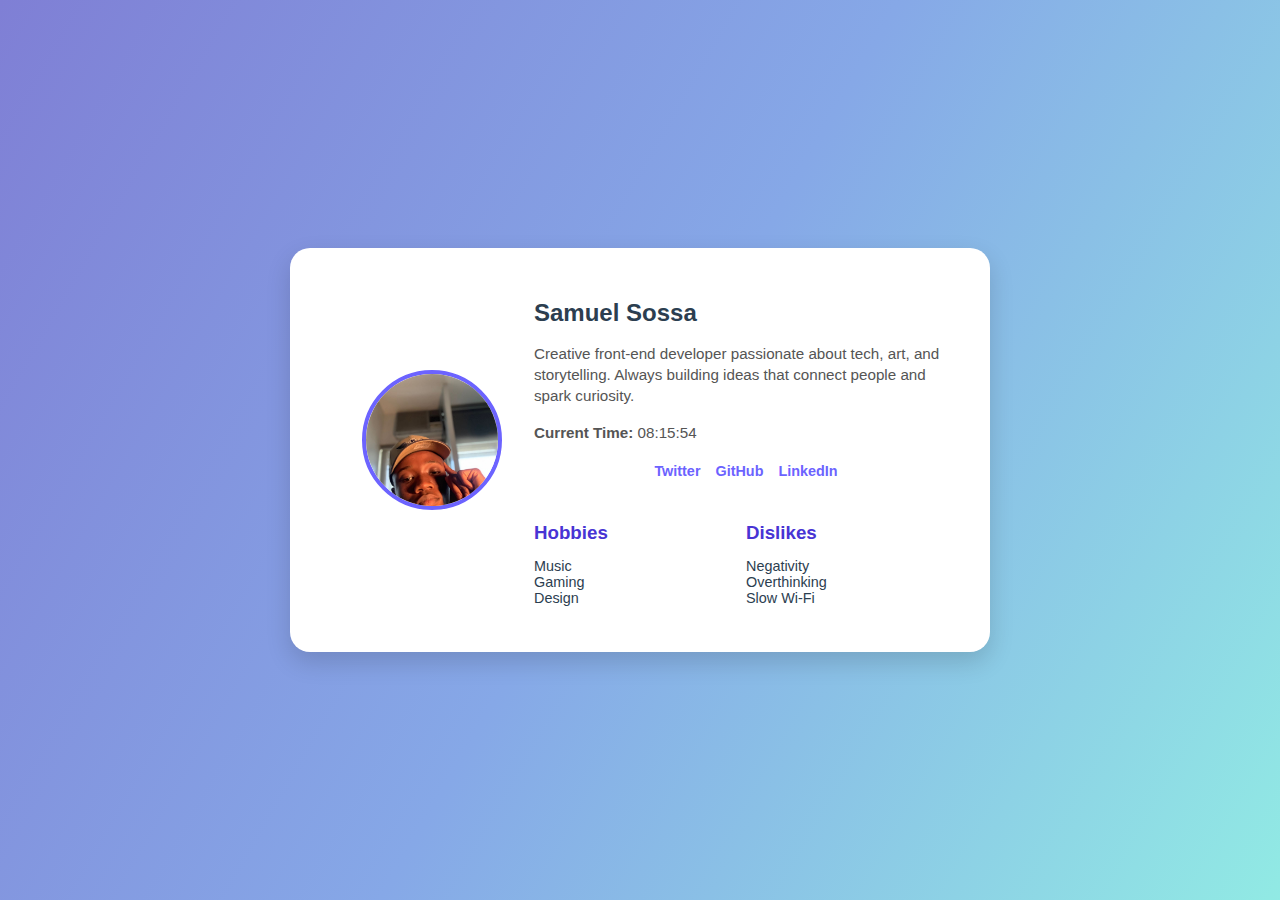
<file: index.html>
<!DOCTYPE html>
<html lang="en">
<head>
  <meta charset="UTF-8">
  <meta name="viewport" content="width=device-width, initial-scale=1.0">
  <title>Profile Card</title>
  <link rel="stylesheet" href="style.css">
</head>
<body>
  <article class="profile-card" data-testid="test-profile-card">
    
    <figure class="avatar">
      <img 
        src="whatspp.png.jpg" 
        alt="Profile picture of Samuel Sossa" 
        data-testid="test-user-avatar">
    </figure>

    <section class="info">
      <header>
        <h2 data-testid="test-user-name">Samuel Sossa</h2>
        <p data-testid="test-user-bio">
          Creative front-end developer passionate about tech, art, and storytelling.
          Always building ideas that connect people and spark curiosity.
        </p>
      </header>

      <section class="time">
        <p>
          <strong>Current Time:</strong>
          <span id="currentTime" data-testid="test-user-time"></span>
        </p>
      </section>

      <nav aria-label="Social Links" data-testid="test-user-social-links">
        <ul>
          <li><a href="https://twitter.com" target="_blank" rel="noopener noreferrer" data-testid="test-user-social-twitter">Twitter</a></li>
          <li><a href="https://github.com" target="_blank" rel="noopener noreferrer" data-testid="test-user-social-github">GitHub</a></li>
          <li><a href="https://linkedin.com" target="_blank" rel="noopener noreferrer" data-testid="test-user-social-linkedin">LinkedIn</a></li>
        </ul>
      </nav>

      <section class="lists">
        <div class="hobbies" data-testid="test-user-hobbies">
          <h3>Hobbies</h3>
          <ul>
            <li>Music</li>
            <li>Gaming</li>
            <li>Design</li>
          </ul>
        </div>

        <div class="dislikes" data-testid="test-user-dislikes">
          <h3>Dislikes</h3>
          <ul>
            <li>Negativity</li>
            <li>Overthinking</li>
            <li>Slow Wi-Fi</li>
          </ul>
        </div>
      </section>
    </section>
  </article>

  <script src="script.js" defer></script>
</body>
</html>
</file>
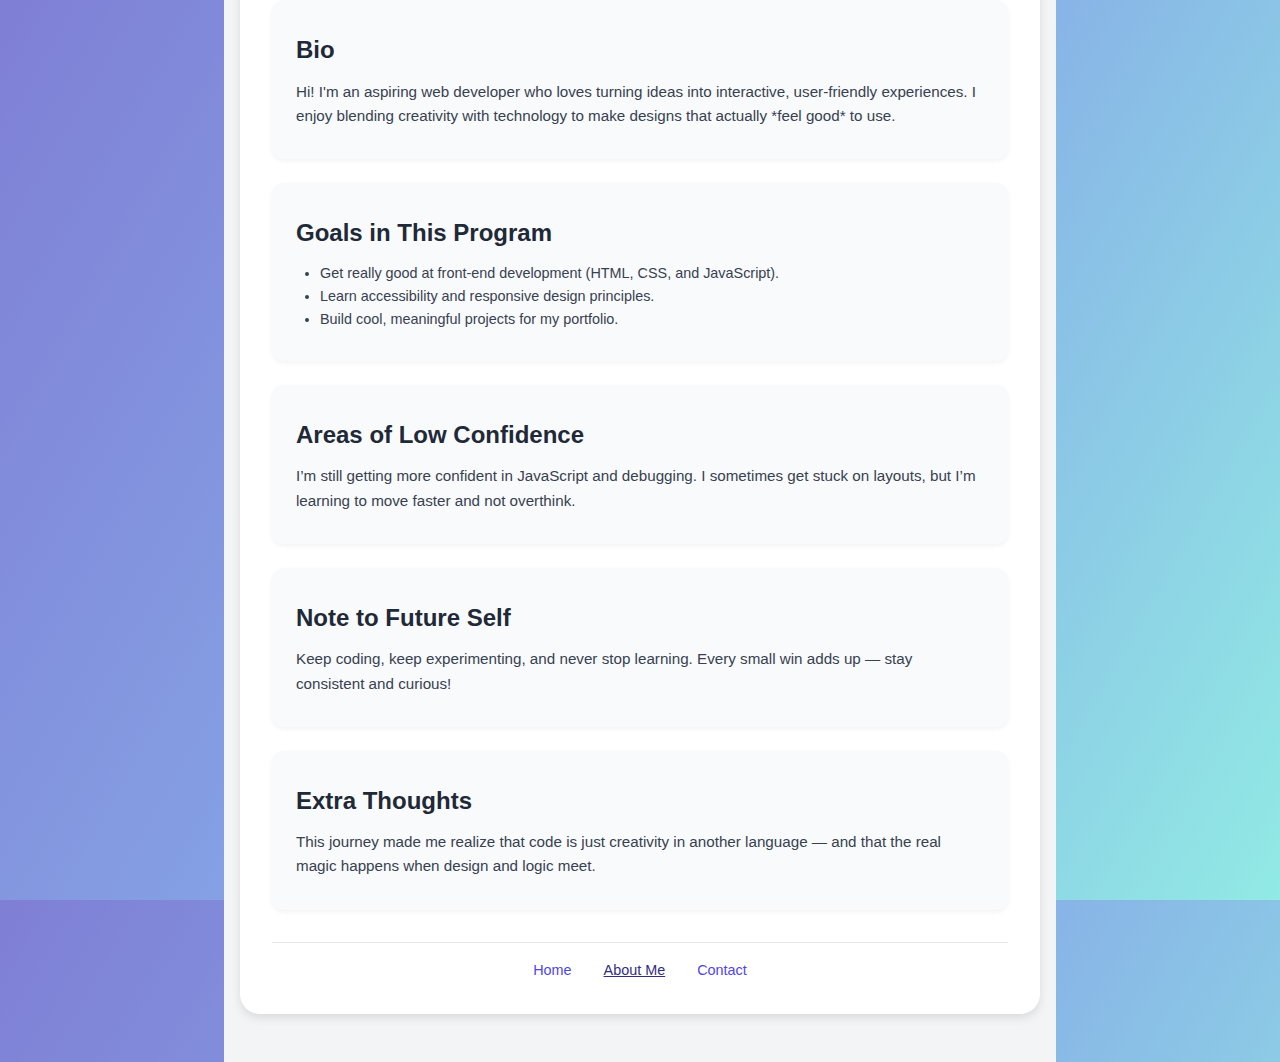
<file: about.html>
<!DOCTYPE html>
<html lang="en">
<head>
  <meta charset="UTF-8" />
  <meta name="viewport" content="width=device-width, initial-scale=1.0" />
  <title>About Me</title>
  <link rel="stylesheet" href="style.css" />
</head>
<body>
  <main data-testid="test-about-page" class="about-page">
    <div class="about-card">
      <h1>About Me</h1>

      <section data-testid="test-about-bio">
        <h2>Bio</h2>
        <p>
          Hi! I'm an aspiring web developer who loves turning ideas into interactive, user-friendly experiences. 
          I enjoy blending creativity with technology to make designs that actually *feel good* to use.
        </p>
      </section>

      <section data-testid="test-about-goals">
        <h2>Goals in This Program</h2>
        <ul>
          <li>Get really good at front-end development (HTML, CSS, and JavaScript).</li>
          <li>Learn accessibility and responsive design principles.</li>
          <li>Build cool, meaningful projects for my portfolio.</li>
        </ul>
      </section>

      <section data-testid="test-about-confidence">
        <h2>Areas of Low Confidence</h2>
        <p>
          I’m still getting more confident in JavaScript and debugging. 
          I sometimes get stuck on layouts, but I’m learning to move faster and not overthink.
        </p>
      </section>

      <section data-testid="test-about-future-note">
        <h2>Note to Future Self</h2>
        <p>
          Keep coding, keep experimenting, and never stop learning. 
          Every small win adds up — stay consistent and curious!
        </p>
      </section>

      <section data-testid="test-about-extra">
        <h2>Extra Thoughts</h2>
        <p>
          This journey made me realize that code is just creativity in another language — 
          and that the real magic happens when design and logic meet.
        </p>
      </section>

      <!-- ✅ Navigation now inside the box -->
      <nav class="inner-nav">
        <ul>
          <li><a href="index.html">Home</a></li>
          <li><a href="about.html" class="active">About Me</a></li>
          <li><a href="contact.html">Contact</a></li>
        </ul>
      </nav>
    </div>
  </main>
</body>
</html>
</file>
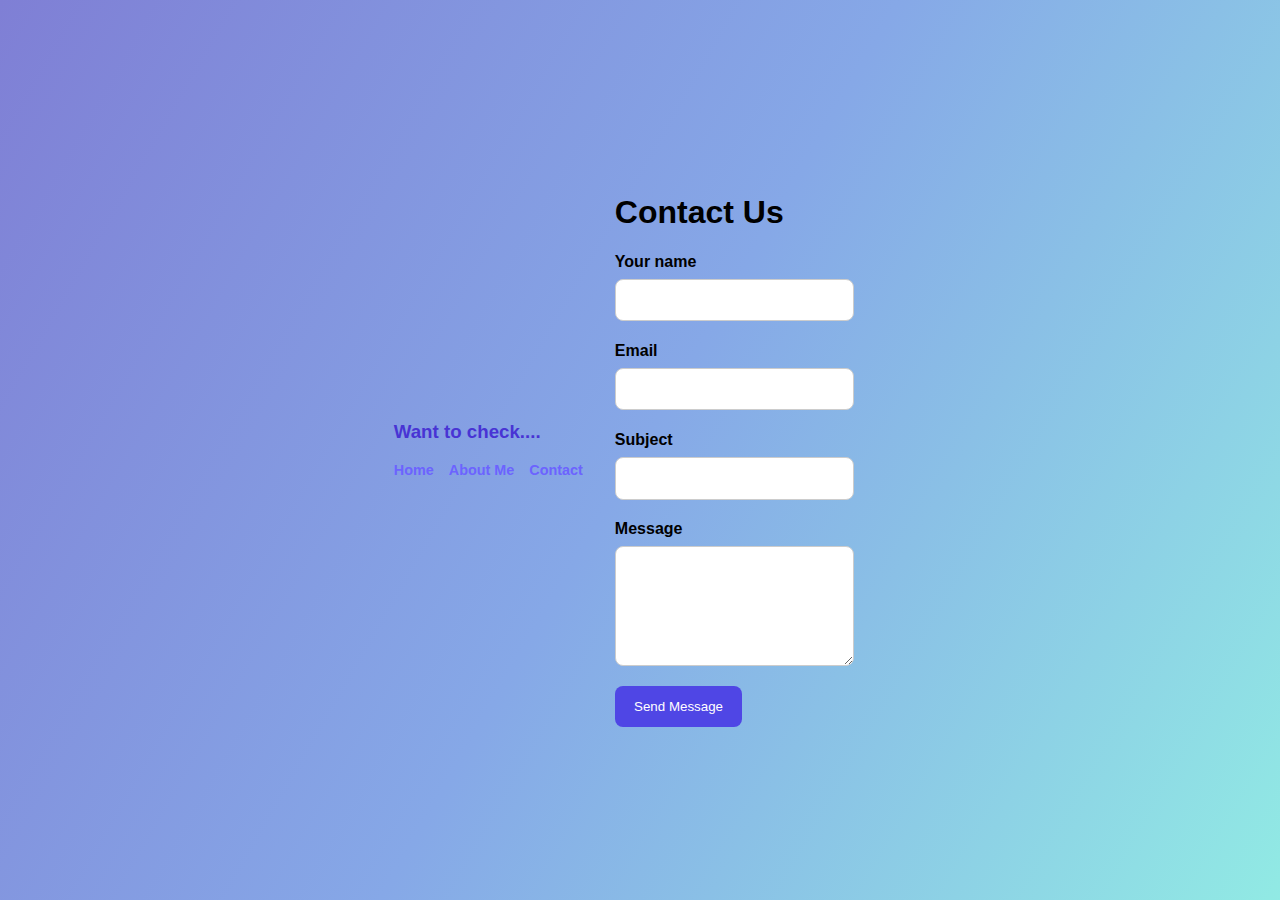
<file: contact.html>
<!DOCTYPE html>
<html lang="en">
<head>
  <meta charset="UTF-8" />
  <meta name="viewport" content="width=device-width, initial-scale=1.0" />
  <title>Contact Us</title>

  <!-- ✅ CSS properly linked -->
  <link rel="stylesheet" href="style.css">
</head>
<body>
  <header>
    <nav>
      <h3>Want to check....</h3>
      <ul class="nav-links">
        <li><a href="index.html">Home</a></li>
        <li><a href="about.html">About Me</a></li>
        <li><a href="contact.html" class="active">Contact</a></li>
      </ul>
    </nav>
  </header>

  <main>
    <section class="contact-section">
      <h1>Contact Us</h1>
      <form id="contactForm" novalidate>
        <div class="form-group">
          <label for="name">Your name</label>
          <input 
            type="text" 
            id="name" 
            name="name" 
            required 
            data-testid="test-contact-name" 
            aria-describedby="test-contact-error-name"
          />
          <small id="test-contact-error-name" class="error"></small>
        </div>

        <div class="form-group">
          <label for="email">Email</label>
          <input 
            type="email" 
            id="email" 
            name="email" 
            required 
            data-testid="test-contact-email" 
            aria-describedby="test-contact-error-email"
          />
          <small id="test-contact-error-email" class="error"></small>
        </div>

        <div class="form-group">
          <label for="subject">Subject</label>
          <input 
            type="text" 
            id="subject" 
            name="subject" 
            required 
            data-testid="test-contact-subject" 
            aria-describedby="test-contact-error-subject"
          />
          <small id="test-contact-error-subject" class="error"></small>
        </div>

        <div class="form-group">
          <label for="message">Message</label>
          <textarea 
            id="message" 
            name="message" 
            rows="5" 
            minlength="10" 
            required 
            data-testid="test-contact-message" 
            aria-describedby="test-contact-error-message"
          ></textarea>
          <small id="test-contact-error-message" class="error"></small>
        </div>

        <button type="submit" data-testid="test-contact-submit">
          Send Message
        </button>

        <p id="successMessage" class="success" data-testid="test-contact-success" hidden>
          ✅ Your message has been successfully sent!
        </p>
      </form>
    </section>
  </main>

  <!-- ✅ JS properly linked -->
  <script src="script.js"></script>
</body>
</html>
</file>
<file: style.css>
* {
  box-sizing: border-box;
}

body {
  font-family: "Poppins", sans-serif;
  background: linear-gradient(120deg, #7f7fd5, #86a8e7, #91eae4);
  display: flex;
  justify-content: center;
  align-items: center;
  height: 100vh;
  margin: 0;
}

.profile-card {
  background: #fff;
  border-radius: 20px;
  box-shadow: 0 10px 25px rgba(0,0,0,0.15);
  overflow: hidden;
  display: flex;
  flex-direction: column;
  align-items: center;
  max-width: 400px;
  width: 90%;
  text-align: center;
  padding: 1.5rem;
}

.avatar img {
  width: 140px;
  height: 140px;
  border-radius: 50%;
  border: 4px solid #6c63ff;
  object-fit: cover;
  margin-bottom: 1rem;
}

h2 {
  color: #2c3e50;
  font-size: 1.5rem;
  margin-bottom: 0.3rem;
}

p {
  color: #555;
  font-size: 0.95rem;
  line-height: 1.4;
}

.time {
  margin-top: 1rem;
  font-weight: 500;
  color: #6c63ff;
}

nav ul {
  list-style: none;
  display: flex;
  justify-content: center;
  gap: 15px;
  padding: 0;
  margin: 1.2rem 0;
}

nav a {
  color: #6c63ff;
  text-decoration: none;
  font-weight: 600;
  transition: color 0.3s ease;
}

nav a:hover {
  color: #4834d4;
}

.lists {
  display: flex;
  justify-content: space-around;
  width: 100%;
  margin-top: 1.5rem;
}

.lists div {
  flex: 1;
}

h3 {
  color: #4834d4;
  margin-bottom: 0.4rem;
}

ul {
  list-style: none;
  padding: 0;
  font-size: 0.9rem;
  color: #2c3e50;
}

@media (min-width: 768px) {
  .profile-card {
    flex-direction: row;
    text-align: left;
    padding: 2rem;
    max-width: 700px;
  }

  .avatar {
    margin-right: 2rem;
  }

  .info {
    flex: 1;
  }
}

.contact-section {
  max-width: 600px;
  margin: 2rem auto;
  padding: 2rem;
}

.form-group {
  margin-bottom: 1rem;
  display: flex;
  flex-direction: column;
}

label {
  margin-bottom: 0.5rem;
  font-weight: bold;
}

input, textarea {
  padding: 0.7rem;
  border: 1px solid #ccc;
  border-radius: 8px;
  font-size: 1rem;
}

button {
  background-color: #4f46e5;
  color: #fff;
  padding: 0.8rem 1.2rem;
  border: none;
  border-radius: 8px;
  cursor: pointer;
}

button:hover {
  background-color: #4338ca;
}

.error {
  color: red;
  font-size: 0.9rem;
  margin-top: 0.3rem;
}

.success {
  color: green;
  margin-top: 1rem;
  font-weight: bold;
}
/* ====== ABOUT PAGE STYLING ====== */
.about-page {
  display: flex;
  justify-content: center;
  align-items: center;
  padding: 3rem 1rem;
  background-color: #f3f4f6; /* nice soft background color */
  min-height: 100vh;
}

/* The main box */
.about-card {
  background-color: #ffffff;
  border-radius: 20px;
  padding: 2rem;
  max-width: 800px;
  width: 100%;
  box-shadow: 0 4px 10px rgba(0, 0, 0, 0.1);
}

/* Headings */
.about-card h1 {
  text-align: center;
  color: #4f46e5;
  margin-bottom: 1.5rem;
}

/* Sections inside */
.about-card section {
  background: #f9fafb;
  padding: 1rem 1.5rem;
  border-radius: 12px;
  margin-bottom: 1.5rem;
  box-shadow: 0 2px 5px rgba(0, 0, 0, 0.05);
}

.about-card h2 {
  color: #1f2937;
  margin-bottom: 0.6rem;
}

.about-card p,
.about-card ul {
  line-height: 1.6;
  color: #374151;
}

.about-card ul {
  list-style: disc;
  padding-left: 1.5rem;
}

/* ====== NAVIGATION INSIDE THE BOX ====== */
.inner-nav {
  border-top: 1px solid #e5e7eb;
  margin-top: 2rem;
  padding-top: 1rem;
  text-align: center;
}

.inner-nav ul {
  list-style: none;
  display: flex;
  justify-content: center;
  gap: 2rem;
  padding: 0;
  margin: 0;
}

.inner-nav a {
  color: #4f46e5;
  text-decoration: none;
  font-weight: 500;
  transition: color 0.3s ease;
}

.inner-nav a:hover,
.inner-nav a.active {
  text-decoration: underline;
  color: #312e81;
}
</file>
